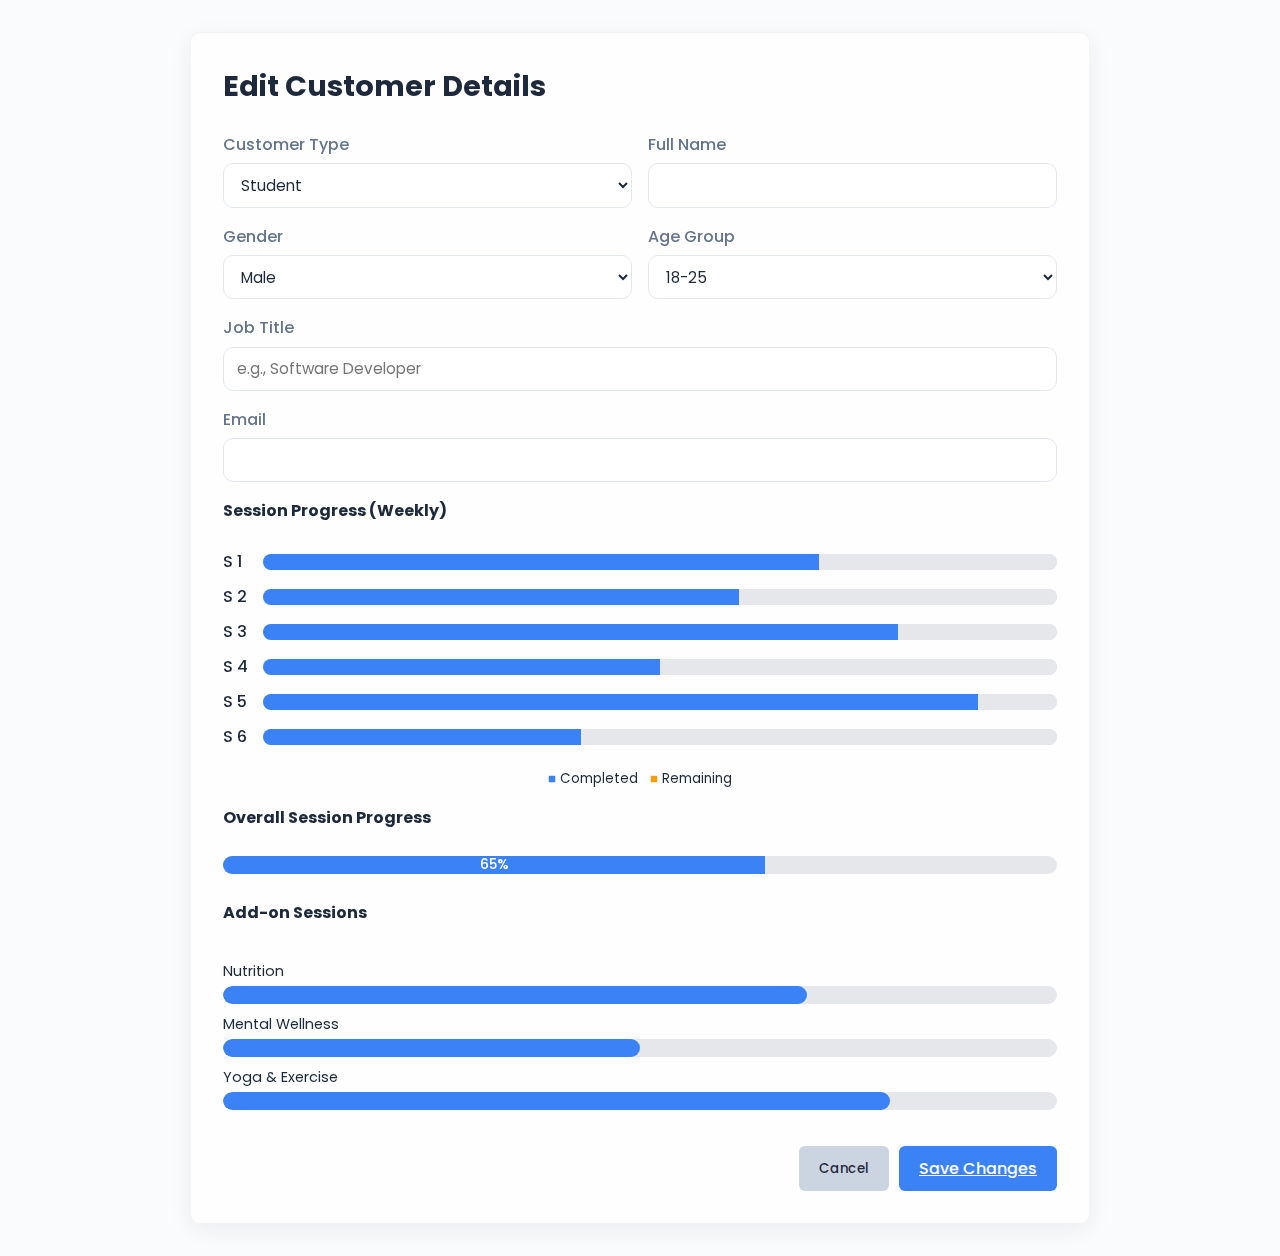
<file: userEdit.html>
<!DOCTYPE html>
<html lang="en">

<head>
  <meta charset="UTF-8" />
  <meta name="viewport" content="width=device-width, initial-scale=1.0" />
  <title>Edit User</title>
  <link rel="stylesheet" href="./edit-user.css" />
  <style>
    :root {
      --blue-color: #3b82f6;
      --accent-color: #f59e0b;
      --text-primary: #1e293b;
    }

    .weekly-progress-horizontal {
      display: flex;
      flex-direction: column;
      gap: 10px;
      margin-top: 10px;
    }

    .week-row {
      display: flex;
      align-items: center;
      gap: 10px;
    }

    .week-row span {
      width: 30px;
      font-weight: 500;
      color: var(--text-primary);
    }

    .bar-wrap {
      flex: 1;
      display: flex;
      height: 16px;
      border-radius: 8px;
      overflow: hidden;
      background-color: #e5e7eb;
    }

    .bar {
      height: 100%;
      transition: width 0.5s ease;
    }

    .completed {
      background-color: var(--blue-color);
    }

    .remaining {
      background-color: #e5e7eb;
    }

    .addon-session-graph {
      display: flex;
      flex-direction: column;
      gap: 10px;
      margin-top: 20px;
    }

    .addon-session-bar {
      display: flex;
      flex-direction: column;
    }

    .addon-session-bar label {
      font-size: 0.9rem;
      margin-bottom: 4px;
      color: var(--text-primary);
    }

    .bar-container {
      background-color: #e5e7eb;
      border-radius: 10px;
      height: 18px;
      overflow: hidden;
      width: 100%;
    }

    .bar-fill {
      height: 100%;
      border-radius: 10px;
      transition: width 0.6s ease-in-out;
    }

    .user-progress-bar-wrap {
      width: 100%;
      background-color: #e5e7eb;
      border-radius: 10px;
      overflow: hidden;
      margin: 10px 0;
    }

    .user-progress-bar {
      height: 18px;
      background-color: var(--blue-color);
      color: white;
      text-align: center;
      line-height: 18px;
      transition: width 0.5s ease;
    }

    .user-edit-footer {
      margin-top: 20px;
      display: flex;
      justify-content: flex-end;
      gap: 10px;
    }

    .user-btn-primary,
    .user-btn-secondary {
      padding: 10px 20px;
      border: none;
      border-radius: 6px;
      cursor: pointer;
    }

    .user-btn-primary {
      background-color: var(--blue-color);
      color: white;
    }

    .user-btn-secondary {
      background-color: #cbd5e1;
      color: #1e293b;
    }
  </style>
</head>

<body>

  <div class="user-edit-wrapper">
    <div class="user-edit-container">
      <header class="user-edit-header">
        <h2>Edit Customer Details</h2>
      </header>

      <form id="user-edit-form" class="user-edit-form">
        <input type="hidden" id="edit-user-id" name="userId" />

        <div class="user-edit-row">
          <div class="user-edit-group">
            <label for="edit-user-type">Customer Type</label>
            <select id="edit-user-type" name="userType">
              <option value="User">Student</option>
              <option value="Manager">House Wife</option>
              <option value="Admin">Part Time</option>
            </select>
          </div>
          <div class="user-edit-group">
            <label for="edit-full-name">Full Name</label>
            <input type="text" id="edit-full-name" name="fullName" readonly />
          </div>
        </div>

        <div class="user-edit-row">
          <div class="user-edit-group">
            <label for="edit-gender">Gender</label>
            <select id="edit-gender" name="gender">
              <option value="Male">Male</option>
              <option value="Female">Female</option>
              <option value="Other">Other</option>
              <option value="PreferNotToSay">Prefer not to say</option>
            </select>
          </div>
          <div class="user-edit-group">
            <label for="edit-age-group">Age Group</label>
            <select id="edit-age-group" name="ageGroup">
              <option value="18-25">18-25</option>
              <option value="26-35">26-35</option>
              <option value="36-45">36-45</option>
              <option value="45+">45+</option>
            </select>
          </div>
        </div>

        <div class="user-edit-group">
          <label for="edit-job-title">Job Title</label>
          <input type="text" id="edit-job-title" name="jobTitle" placeholder="e.g., Software Developer" />
        </div>

        <div class="user-edit-group">
          <label for="edit-email">Email</label>
          <input type="email" id="edit-email" name="email" readonly />
        </div>

        <h4>Session Progress (Weekly)</h4>
        <div class="weekly-progress-horizontal">
          <div class="week-row">
            <span>S 1</span>
            <div class="bar-wrap">
              <div class="bar completed" style="width: 70%;"></div>
              <div class="bar remaining" style="width: 30%;"></div>
            </div>
          </div>
          <div class="week-row">
            <span>S 2</span>
            <div class="bar-wrap">
              <div class="bar completed" style="width: 60%;"></div>
              <div class="bar remaining" style="width: 40%;"></div>
            </div>
          </div>
          <div class="week-row">
            <span>S 3</span>
            <div class="bar-wrap">
              <div class="bar completed" style="width: 80%;"></div>
              <div class="bar remaining" style="width: 20%;"></div>
            </div>
          </div>
          <div class="week-row">
            <span>S 4</span>
            <div class="bar-wrap">
              <div class="bar completed" style="width: 50%;"></div>
              <div class="bar remaining" style="width: 50%;"></div>
            </div>
          </div>
          <div class="week-row">
            <span>S 5</span>
            <div class="bar-wrap">
              <div class="bar completed" style="width: 90%;"></div>
              <div class="bar remaining" style="width: 10%;"></div>
            </div>
          </div>
          <div class="week-row">
            <span>S 6</span>
            <div class="bar-wrap">
              <div class="bar completed" style="width: 40%;"></div>
              <div class="bar remaining" style="width: 60%;"></div>
            </div>
          </div>

          <small style="margin-top: 10px; display: block; text-align: center;">
            <span style="color: var(--blue-color)">■</span> Completed &nbsp;
            <span style="color: var(--accent-color)">■</span> Remaining
          </small>
        </div>

        <h4>Overall Session Progress</h4>
        <div class="user-progress-bar-wrap">
          <div class="user-progress-bar" style="width: 65%;">65%</div>
        </div>

        <h4>Add-on Sessions</h4>
        <div class="addon-session-graph">
          <div class="addon-session-bar">
            <label>Nutrition</label>
            <div class="bar-container">
              <div class="bar-fill completed" style="width: 70%;"></div>
            </div>
          </div>
          <div class="addon-session-bar">
            <label>Mental Wellness</label>
            <div class="bar-container">
              <div class="bar-fill completed" style="width: 50%;"></div>
            </div>
          </div>
          <div class="addon-session-bar">
            <label>Yoga & Exercise</label>
            <div class="bar-container">
              <div class="bar-fill completed" style="width: 80%;"></div>
            </div>
          </div>
        </div>

        <div class="user-edit-footer">
          <button type="reset" class="user-btn-secondary">Cancel</button>
          <a href="./index.html" type="submit" class="user-btn-primary">Save Changes</a>
        </div>
      </form>
    </div>
  </div>

</body>

</html>
</file>
<file: edit-user.css>
@import url('https://fonts.googleapis.com/css2?family=Poppins&display=swap');

:root {
  --primary-bg: #f9fbfd;
  --secondary-bg: #e3e8ef;
  --glass-bg: rgba(255, 255, 255, 0.75);
  --glass-border: rgba(0, 0, 0, 0.04);
  --text-primary: #1e293b;
  --text-secondary: #64748b;
  --accent-color: #6366f1;
  --accent-hover: #4f46e5;
  --green-color: #34d399;
  --red-color: #f87171;
  --yellow-color: #fcd34d;
  --blue-color: #60a5fa;
  --purple-color: #a78bfa;
  --font-family: 'Poppins', sans-serif;
  --border-radius: 10px;
  --card-shadow: 0 6px 24px rgba(15, 23, 42, 0.06);
}

* {
  margin: 0;
  padding: 0;
  box-sizing: border-box;
  font-family: var(--font-family);
}

body {
  background-color: var(--primary-bg);
  color: var(--text-primary);
  min-height: 100vh;
  padding: 2rem;
}

.user-edit-wrapper {
  display: flex;
  justify-content: center;
  align-items: flex-start;
  width: 100%;
}

.user-edit-container {
  background: var(--glass-bg);
  border: 1px solid var(--glass-border);
  border-radius: var(--border-radius);
  box-shadow: var(--card-shadow);
  padding: 2rem;
  width: 100%;
  max-width: 900px;
  backdrop-filter: blur(10px);
}

.user-edit-header {
  margin-bottom: 1.5rem;
}

.user-edit-header h2 {
  font-size: 1.8rem;
  color: var(--text-primary);
}

.user-edit-form {
  display: flex;
  flex-direction: column;
  gap: 1rem;
}

.user-edit-row {
  display: flex;
  gap: 1rem;
  flex-wrap: wrap;
}

.user-edit-group {
  flex: 1;
  display: flex;
  flex-direction: column;
}

.user-edit-group label {
  margin-bottom: 0.4rem;
  color: var(--text-secondary);
  font-weight: 500;
}

.user-edit-group input,
.user-edit-group select {
  padding: 0.6rem 0.8rem;
  border: 1px solid var(--secondary-bg);
  border-radius: var(--border-radius);
  background-color: #fff;
  font-size: 0.95rem;
  color: var(--text-primary);
  outline: none;
  transition: border 0.2s ease;
}

.user-edit-group input:focus,
.user-edit-group select:focus {
  border-color: var(--accent-color);
}

.user-edit-chart {
  margin-top: 1rem;
  background: var(--primary-bg);
  border-radius: var(--border-radius);
  padding: 1rem;
  border: 1px solid var(--secondary-bg);
}

.user-edit-chart svg {
  width: 100%;
  height: auto;
}

.user-progress-bar-wrap {
  width: 100%;
  background-color: var(--secondary-bg);
  border-radius: var(--border-radius);
  overflow: hidden;
}

.user-progress-bar {
  height: 20px;
  background-color: var(--green-color);
  color: #fff;
  text-align: center;
  line-height: 20px;
  font-size: 0.85rem;
  font-weight: 500;
  transition: width 0.3s ease;
}

.user-edit-footer {
  display: flex;
  justify-content: flex-end;
  gap: 1rem;
  margin-top: 1.5rem;
}

.user-btn-primary {
  background-color: var(--accent-color);
  color: #fff;
  padding: 0.6rem 1.2rem;
  border: none;
  border-radius: var(--border-radius);
  font-weight: 500;
  cursor: pointer;
}

.user-btn-primary:hover {
  background-color: var(--accent-hover);
}

.user-btn-secondary {
  background-color: var(--secondary-bg);
  color: var(--text-primary);
  padding: 0.6rem 1.2rem;
  border: none;
  border-radius: var(--border-radius);
  font-weight: 500;
  cursor: pointer;
}

.user-btn-secondary:hover {
  background-color: var(--primary-bg);
}
</file>
